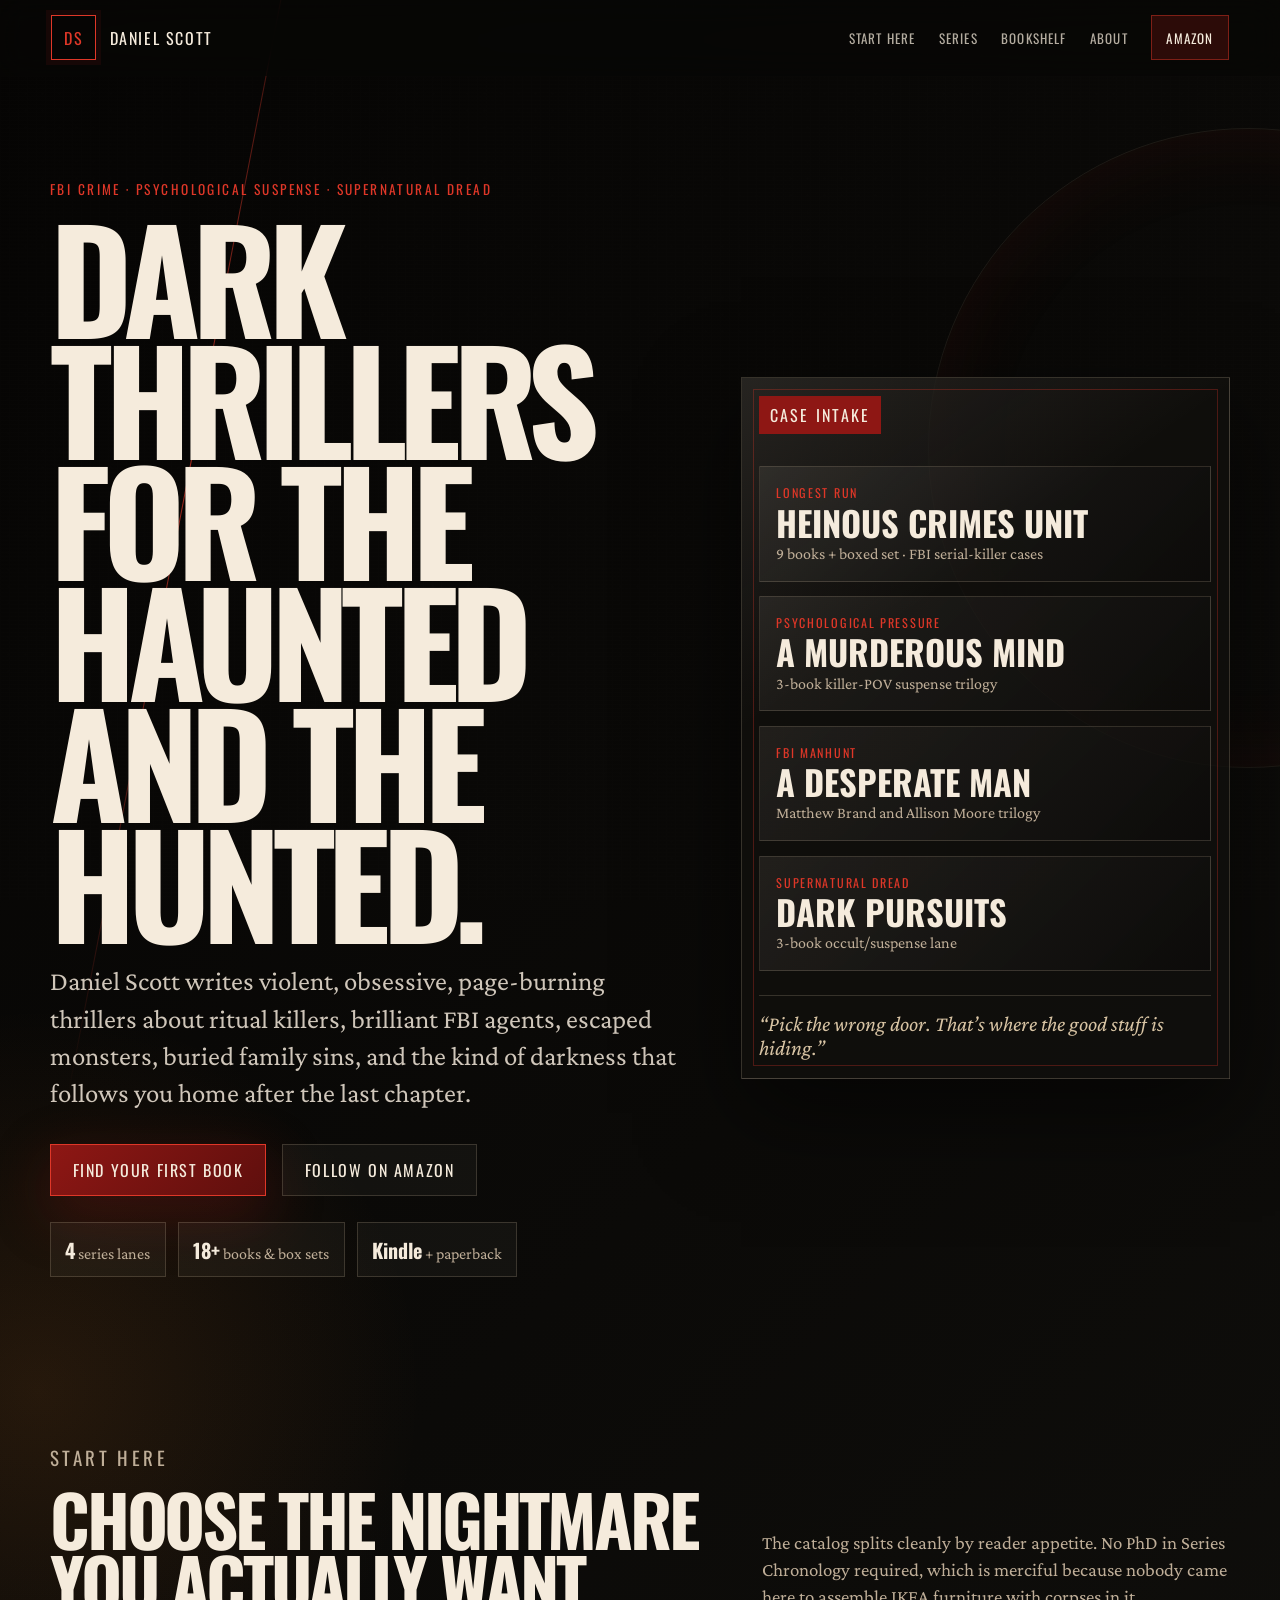
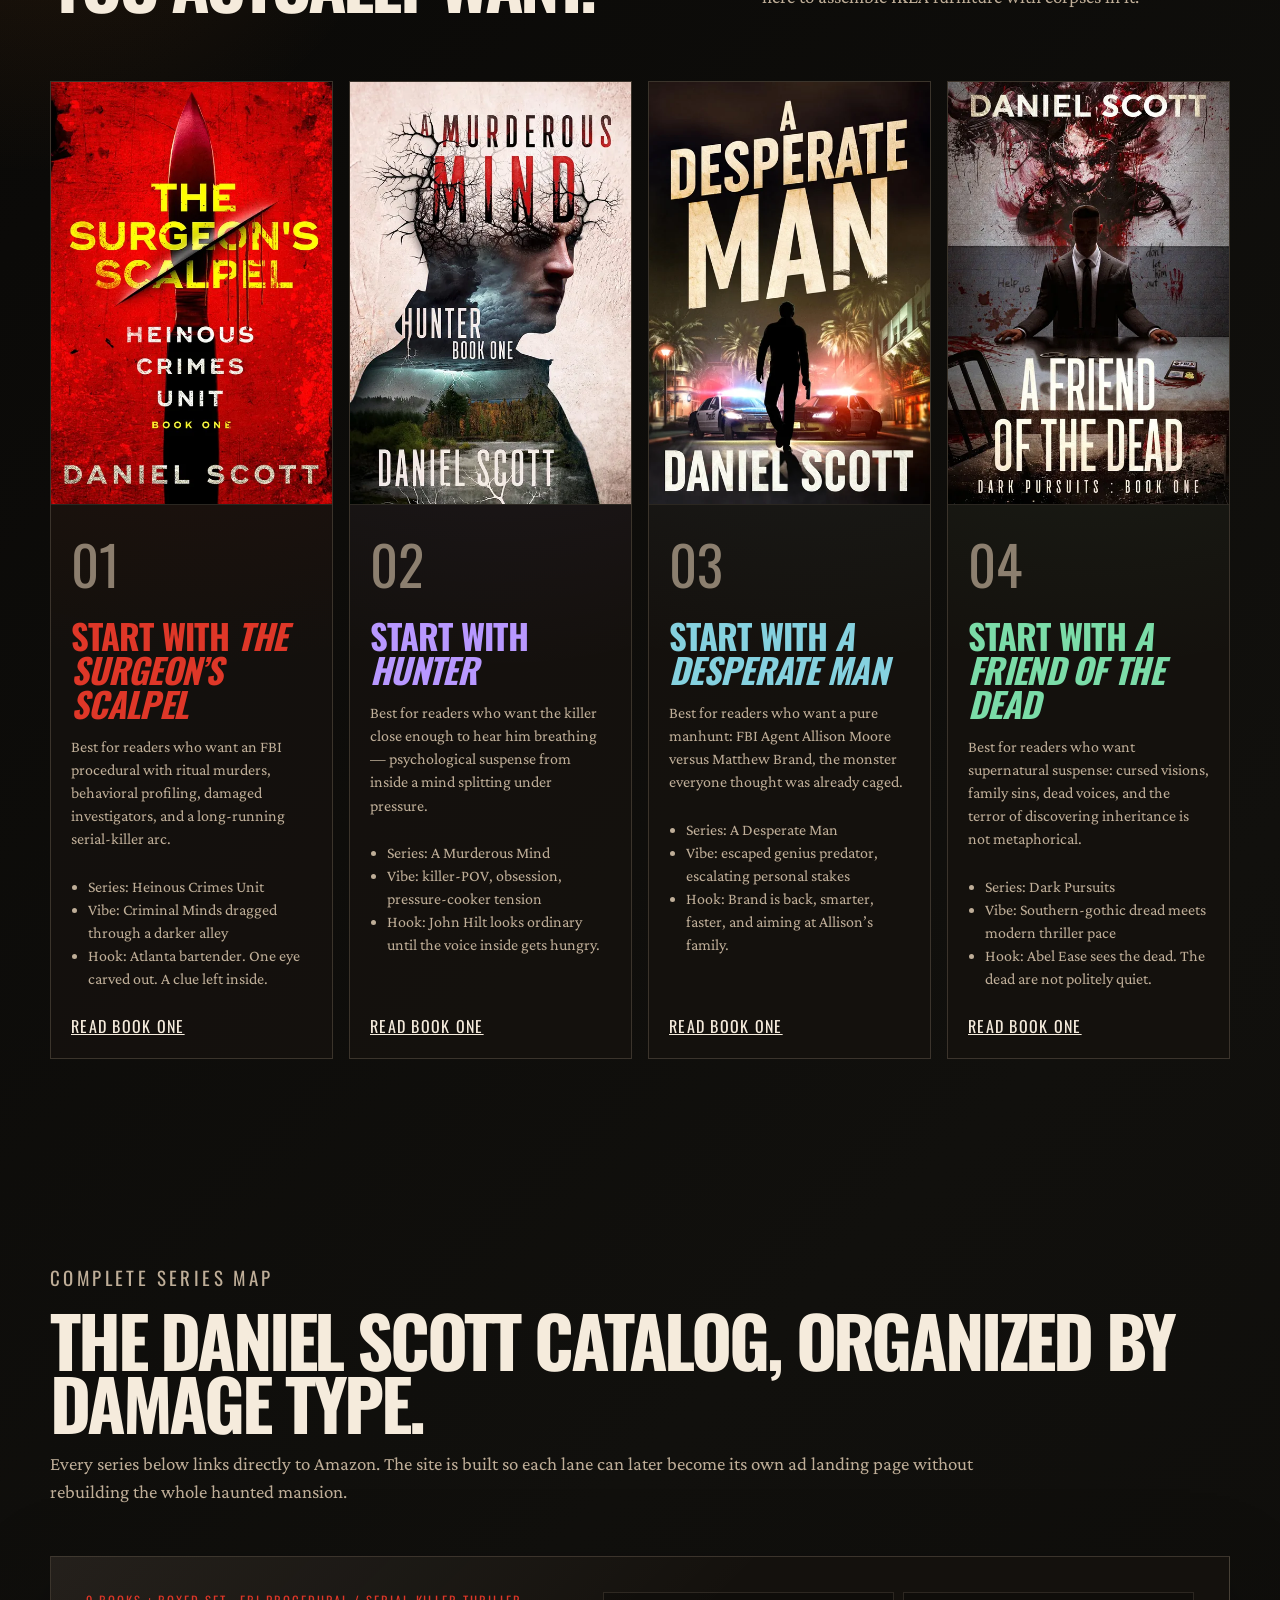
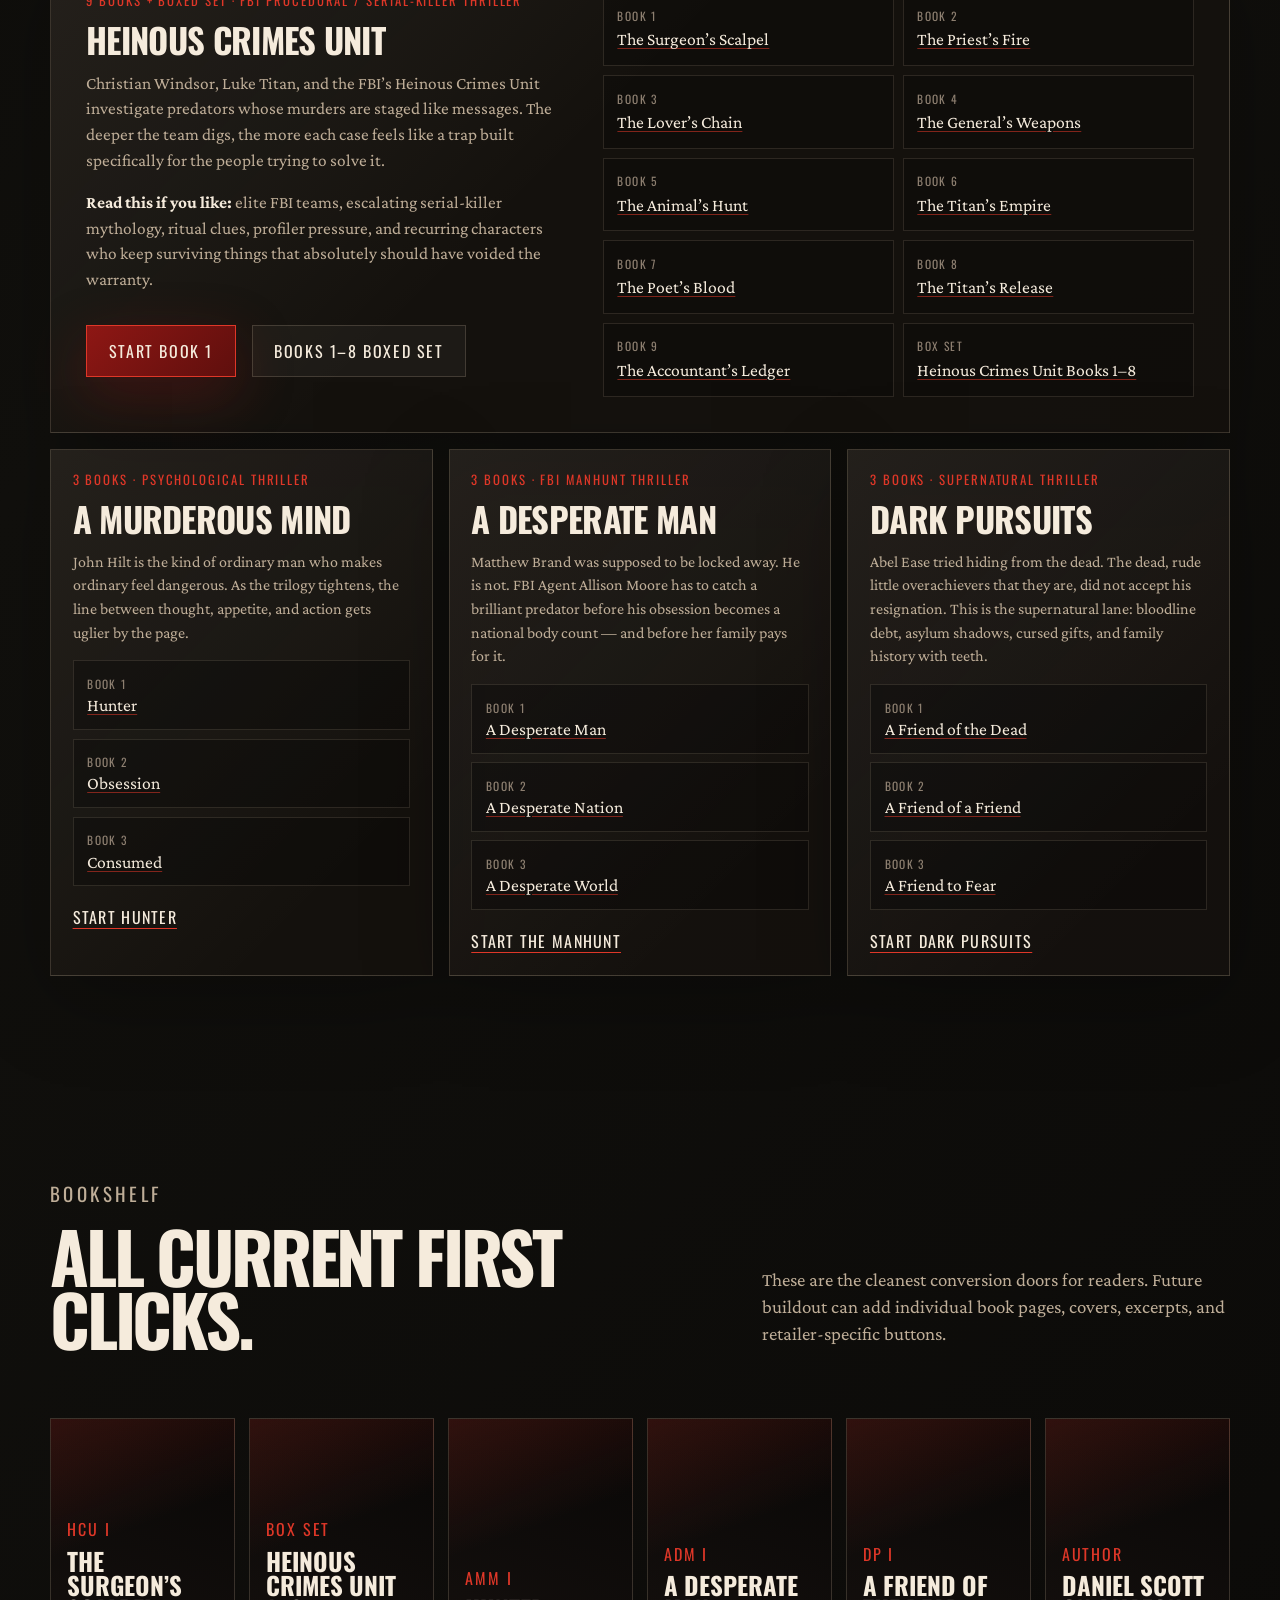
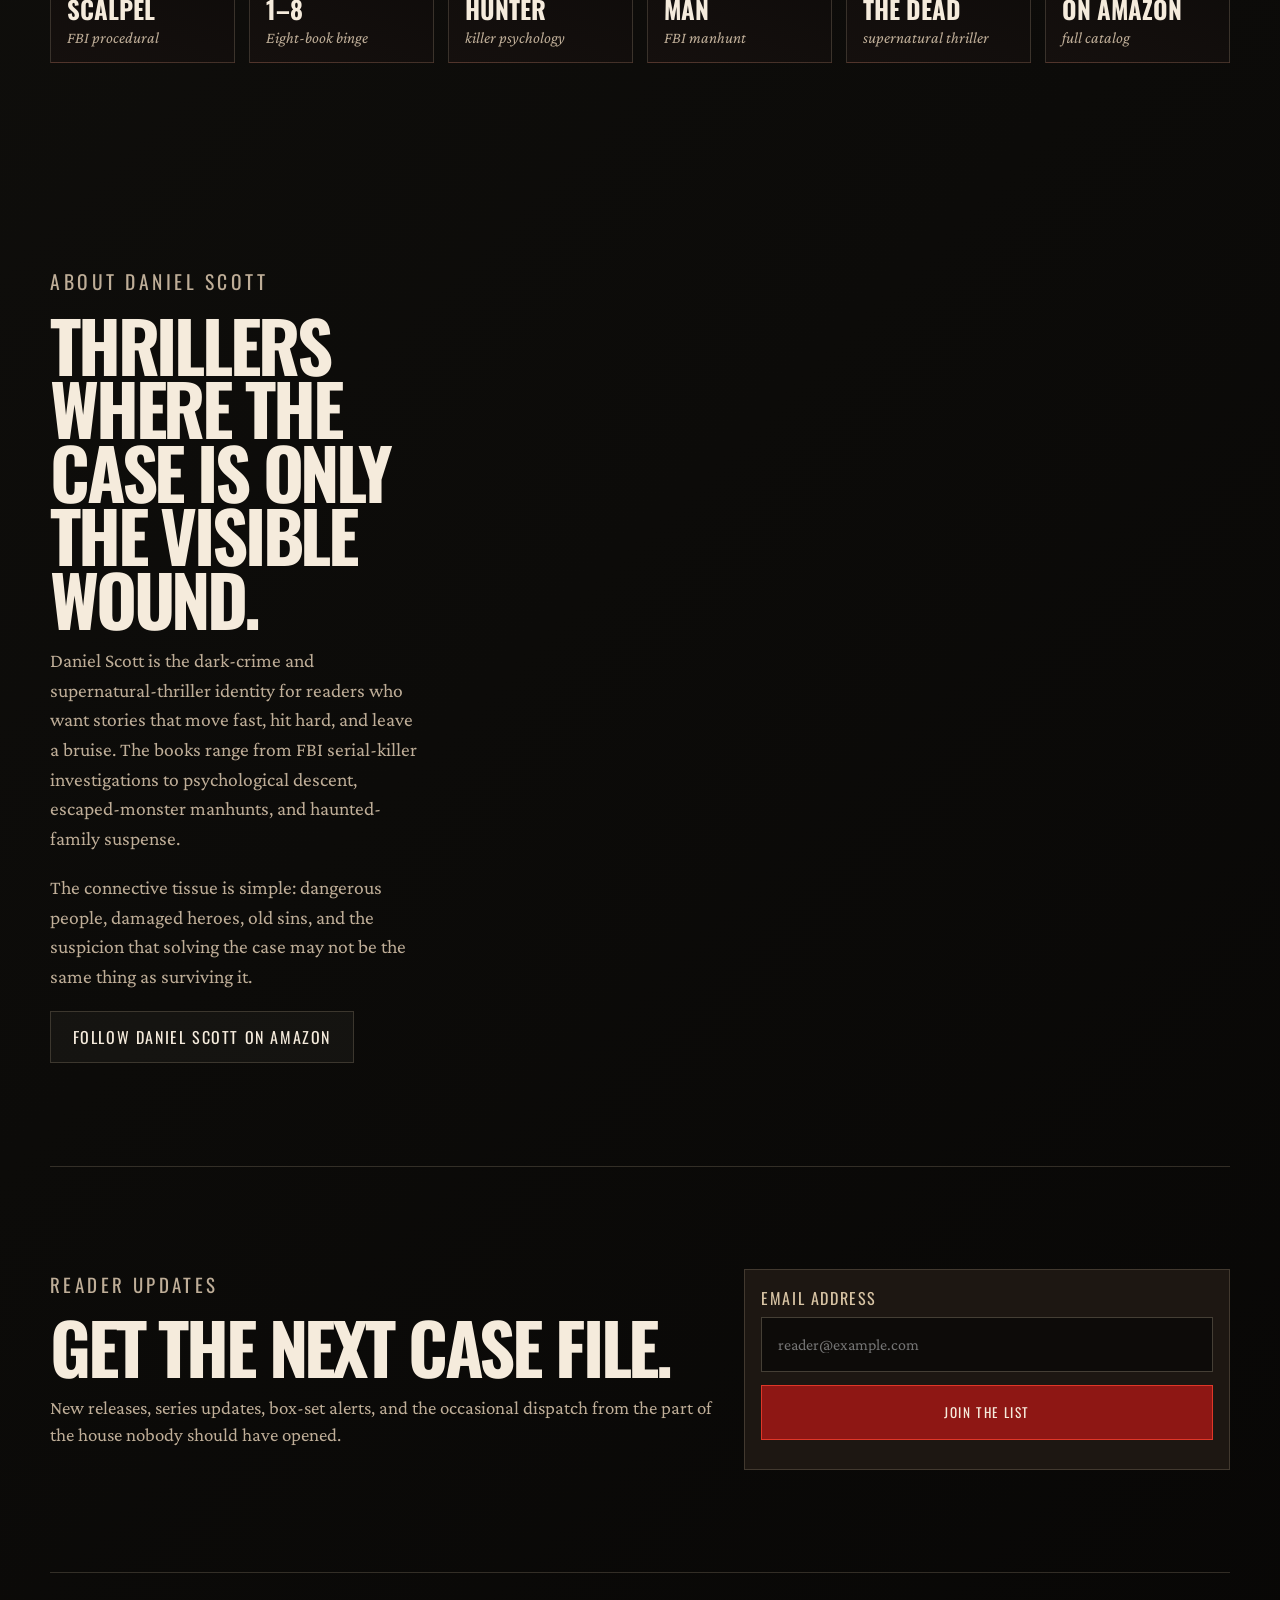
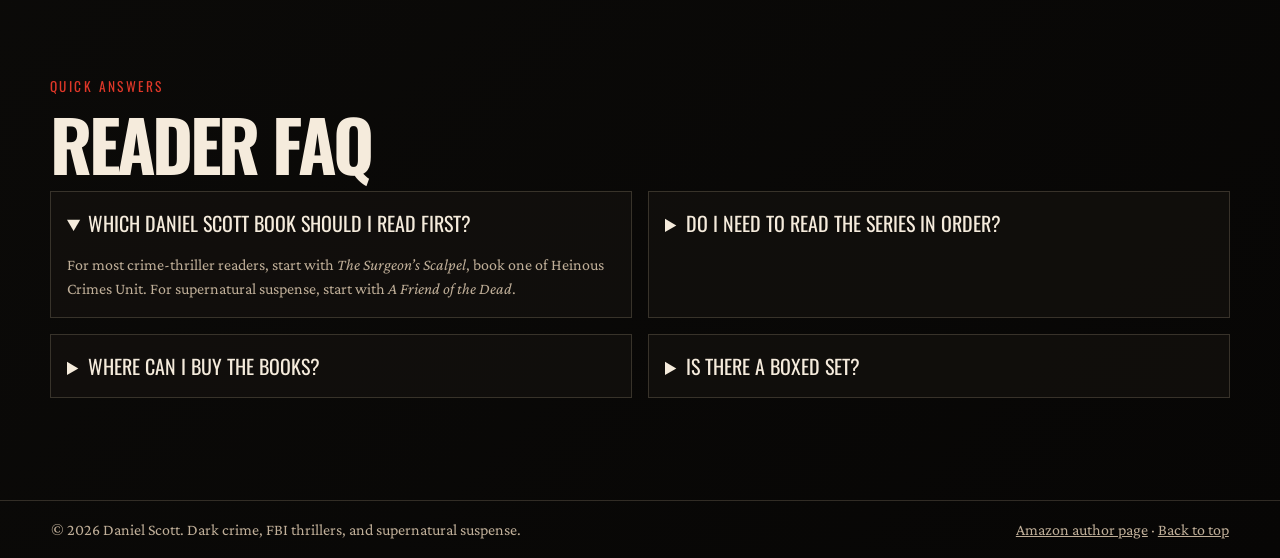
<file: index.html>
<!doctype html>
<html lang="en">
<head>
  <meta charset="utf-8" />
  <meta name="viewport" content="width=device-width, initial-scale=1" />
  <title>Daniel Scott | Dark Crime, FBI Thrillers & Supernatural Suspense</title>
  <meta name="description" content="The official Daniel Scott reader hub: Heinous Crimes Unit, A Murderous Mind, A Desperate Man, Dark Pursuits, boxed sets, reading order, Amazon links, and new-release updates." />
  <meta name="theme-color" content="#080706" />
  <link rel="canonical" href="https://www.readdanielscott.com/" />
  <meta property="og:title" content="Daniel Scott | Dark Thrillers for the Haunted and the Hunted" />
  <meta property="og:description" content="FBI serial-killer procedurals, psychological killer POV suspense, escaped-monster manhunts, and supernatural dread." />
  <meta property="og:type" content="website" />
  <meta property="og:url" content="https://www.readdanielscott.com/" />
  <meta name="twitter:card" content="summary_large_image" />
  <link rel="preconnect" href="https://fonts.googleapis.com" />
  <link rel="preconnect" href="https://fonts.gstatic.com" crossorigin />
  <link href="https://fonts.googleapis.com/css2?family=Crimson+Pro:ital,wght@0,400;0,500;0,700;1,500&family=Oswald:wght@400;500;600;700&display=swap" rel="stylesheet" />
  <link rel="stylesheet" href="styles.css?v=straight-dossier" />
  <script type="application/ld+json">
  {
    "@context": "https://schema.org",
    "@type": "Person",
    "name": "Daniel Scott",
    "url": "https://www.readdanielscott.com/",
    "jobTitle": "Author",
    "genre": ["Crime thriller", "FBI thriller", "Psychological thriller", "Supernatural thriller"],
    "sameAs": ["https://www.amazon.com/Daniel-Scott/e/B0B6QCQ8RV"],
    "worksFor": {"@type": "Organization", "name": "Marlowe and Vane"},
    "knowsAbout": ["serial killer fiction", "FBI procedurals", "supernatural suspense", "psychological suspense"]
  }
  </script>
</head>
<body>
  <a class="skip-link" href="#main">Skip to content</a>
  <div class="atmosphere atmosphere-one" aria-hidden="true"></div>
  <div class="atmosphere atmosphere-two" aria-hidden="true"></div>
  <div class="grain" aria-hidden="true"></div>

  <header class="site-header" data-scroll-header>
    <a class="brand" href="#top" aria-label="Daniel Scott home">
      <span class="brand-mark">DS</span>
      <span class="brand-copy">Daniel Scott</span>
    </a>
    <nav class="site-nav" aria-label="Main navigation">
      <a href="#start">Start here</a>
      <a href="#series">Series</a>
      <a href="#bookshelf">Bookshelf</a>
      <a href="#about">About</a>
      <a class="nav-cta" href="https://www.amazon.com/Daniel-Scott/e/B0B6QCQ8RV" target="_blank" rel="noreferrer">Amazon</a>
    </nav>
  </header>

  <main id="main">
    <section id="top" class="hero section-shell" aria-labelledby="hero-title">
      <div class="hero-copy">
        <p class="eyebrow">FBI crime · psychological suspense · supernatural dread</p>
        <h1 id="hero-title">Dark thrillers for the haunted and the hunted.</h1>
        <p class="hero-lede">Daniel Scott writes violent, obsessive, page-burning thrillers about ritual killers, brilliant FBI agents, escaped monsters, buried family sins, and the kind of darkness that follows you home after the last chapter.</p>
        <div class="hero-actions">
          <a class="button button-primary" href="#start">Find your first book</a>
          <a class="button button-ghost" href="https://www.amazon.com/Daniel-Scott/e/B0B6QCQ8RV" target="_blank" rel="noreferrer">Follow on Amazon</a>
        </div>
        <div class="proof-strip" aria-label="Catalog summary">
          <span><strong>4</strong> series lanes</span>
          <span><strong>18+</strong> books & box sets</span>
          <span><strong>Kindle</strong> + paperback</span>
        </div>
      </div>

      <aside class="hero-dossier" aria-label="Featured Daniel Scott reading paths">
        <div class="dossier-label">Case intake</div>
        <div class="dossier-list">
          <a class="dossier-item" href="#hcu">
            <span>Longest run</span>
            <strong>Heinous Crimes Unit</strong>
            <em>9 books + boxed set · FBI serial-killer cases</em>
          </a>
          <a class="dossier-item" href="#mind">
            <span>Psychological pressure</span>
            <strong>A Murderous Mind</strong>
            <em>3-book killer-POV suspense trilogy</em>
          </a>
          <a class="dossier-item" href="#desperate">
            <span>FBI manhunt</span>
            <strong>A Desperate Man</strong>
            <em>Matthew Brand and Allison Moore trilogy</em>
          </a>
          <a class="dossier-item" href="#dark">
            <span>Supernatural dread</span>
            <strong>Dark Pursuits</strong>
            <em>3-book occult/suspense lane</em>
          </a>
        </div>
        <blockquote>“Pick the wrong door. That’s where the good stuff is hiding.”</blockquote>
      </aside>
    </section>

    <section id="start" class="start-here section-shell" aria-labelledby="start-title">
      <div class="section-heading split-heading">
        <div>
          <p class="eyebrow">Start here</p>
          <h2 id="start-title">Choose the nightmare you actually want.</h2>
        </div>
        <p>The catalog splits cleanly by reader appetite. No PhD in Series Chronology required, which is merciful because nobody came here to assemble IKEA furniture with corpses in it.</p>
      </div>

      <div class="path-grid">
        <article class="path-card hcu-card">
          <a class="path-cover" href="https://www.amazon.com/Surgeons-Scalpel-Heinous-Crimes-Unit-ebook/dp/B0B4BNK22M" target="_blank" rel="noreferrer">
            <picture>
              <source srcset="images/surgeons-scalpel.webp" type="image/webp" />
              <img src="images/surgeons-scalpel.jpg" alt="The Surgeon&rsquo;s Scalpel by Daniel Scott — Heinous Crimes Unit Book 1 cover." loading="lazy" width="533" height="800" />
            </picture>
          </a>
          <div class="path-body">
            <p class="path-number">01</p>
            <h3>Start with <em>The Surgeon&rsquo;s Scalpel</em></h3>
            <p>Best for readers who want an FBI procedural with ritual murders, behavioral profiling, damaged investigators, and a long-running serial-killer arc.</p>
            <ul>
              <li>Series: Heinous Crimes Unit</li>
              <li>Vibe: Criminal Minds dragged through a darker alley</li>
              <li>Hook: Atlanta bartender. One eye carved out. A clue left inside.</li>
            </ul>
            <a href="https://www.amazon.com/Surgeons-Scalpel-Heinous-Crimes-Unit-ebook/dp/B0B4BNK22M" target="_blank" rel="noreferrer">Read book one</a>
          </div>
        </article>
        <article class="path-card mind-card">
          <a class="path-cover" href="https://www.amazon.com/Hunter-Murderous-Mind-Book-1-ebook/dp/B0CC8XB1HD" target="_blank" rel="noreferrer">
            <picture>
              <source srcset="images/hunter.webp" type="image/webp" />
              <img src="images/hunter.jpg" alt="Hunter by Daniel Scott — A Murderous Mind Book 1 cover." loading="lazy" width="533" height="800" />
            </picture>
          </a>
          <div class="path-body">
            <p class="path-number">02</p>
            <h3>Start with <em>Hunter</em></h3>
            <p>Best for readers who want the killer close enough to hear him breathing — psychological suspense from inside a mind splitting under pressure.</p>
            <ul>
              <li>Series: A Murderous Mind</li>
              <li>Vibe: killer-POV, obsession, pressure-cooker tension</li>
              <li>Hook: John Hilt looks ordinary until the voice inside gets hungry.</li>
            </ul>
            <a href="https://www.amazon.com/Hunter-Murderous-Mind-Book-1-ebook/dp/B0CC8XB1HD" target="_blank" rel="noreferrer">Read book one</a>
          </div>
        </article>
        <article class="path-card man-card">
          <a class="path-cover" href="https://www.amazon.com/Desperate-Man-Daniel-Scott-ebook/dp/B0CL4RJ4Q1" target="_blank" rel="noreferrer">
            <picture>
              <source srcset="images/desperate-man.webp" type="image/webp" />
              <img src="images/desperate-man.jpg" alt="A Desperate Man by Daniel Scott — A Desperate Man Book 1 cover." loading="lazy" width="533" height="800" />
            </picture>
          </a>
          <div class="path-body">
            <p class="path-number">03</p>
            <h3>Start with <em>A Desperate Man</em></h3>
            <p>Best for readers who want a pure manhunt: FBI Agent Allison Moore versus Matthew Brand, the monster everyone thought was already caged.</p>
            <ul>
              <li>Series: A Desperate Man</li>
              <li>Vibe: escaped genius predator, escalating personal stakes</li>
              <li>Hook: Brand is back, smarter, faster, and aiming at Allison&rsquo;s family.</li>
            </ul>
            <a href="https://www.amazon.com/Desperate-Man-Daniel-Scott-ebook/dp/B0CL4RJ4Q1" target="_blank" rel="noreferrer">Read book one</a>
          </div>
        </article>
        <article class="path-card dark-card">
          <a class="path-cover" href="https://www.amazon.com/Friend-Dead-Dark-Pursuits-Book-ebook/dp/B0DRZ5MXMY" target="_blank" rel="noreferrer">
            <picture>
              <source srcset="images/friend-of-the-dead.webp" type="image/webp" />
              <img src="images/friend-of-the-dead.jpg" alt="A Friend of the Dead by Daniel Scott — Dark Pursuits Book 1 cover." loading="lazy" width="533" height="800" />
            </picture>
          </a>
          <div class="path-body">
            <p class="path-number">04</p>
            <h3>Start with <em>A Friend of the Dead</em></h3>
            <p>Best for readers who want supernatural suspense: cursed visions, family sins, dead voices, and the terror of discovering inheritance is not metaphorical.</p>
            <ul>
              <li>Series: Dark Pursuits</li>
              <li>Vibe: Southern-gothic dread meets modern thriller pace</li>
              <li>Hook: Abel Ease sees the dead. The dead are not politely quiet.</li>
            </ul>
            <a href="https://www.amazon.com/Friend-Dead-Dark-Pursuits-Book-ebook/dp/B0DRZ5MXMY" target="_blank" rel="noreferrer">Read book one</a>
          </div>
        </article>
      </div>
    </section>

    <section id="series" class="series section-shell" aria-labelledby="series-title">
      <div class="section-heading">
        <p class="eyebrow">Complete series map</p>
        <h2 id="series-title">The Daniel Scott catalog, organized by damage type.</h2>
        <p>Every series below links directly to Amazon. The site is built so each lane can later become its own ad landing page without rebuilding the whole haunted mansion.</p>
      </div>

      <article class="series-panel flagship" id="heinous-crimes-unit">
        <div class="panel-copy">
          <p class="series-kicker">9 books + boxed set · FBI procedural / serial-killer thriller</p>
          <h3>Heinous Crimes Unit</h3>
          <p>Christian Windsor, Luke Titan, and the FBI’s Heinous Crimes Unit investigate predators whose murders are staged like messages. The deeper the team digs, the more each case feels like a trap built specifically for the people trying to solve it.</p>
          <p class="reader-fit"><strong>Read this if you like:</strong> elite FBI teams, escalating serial-killer mythology, ritual clues, profiler pressure, and recurring characters who keep surviving things that absolutely should have voided the warranty.</p>
          <div class="button-row">
            <a class="button button-primary" href="https://www.amazon.com/Surgeons-Scalpel-Heinous-Crimes-Unit-ebook/dp/B0B4BNK22M" target="_blank" rel="noreferrer">Start book 1</a>
            <a class="button button-ghost" href="https://www.amazon.com/Heinous-Crimes-Unit-Boxed-Books-ebook/dp/B0D1KWV8NQ" target="_blank" rel="noreferrer">Books 1–8 boxed set</a>
          </div>
        </div>
        <ol class="book-list two-column">
          <li><span>Book 1</span><a href="https://www.amazon.com/Surgeons-Scalpel-Heinous-Crimes-Unit-ebook/dp/B0B4BNK22M" target="_blank" rel="noreferrer">The Surgeon’s Scalpel</a></li>
          <li><span>Book 2</span><a href="https://www.amazon.com/Priests-Fire-Heinous-Crimes-Unit-ebook/dp/B0B859PDZP" target="_blank" rel="noreferrer">The Priest’s Fire</a></li>
          <li><span>Book 3</span><a href="https://www.amazon.com/Lovers-Chain-Heinous-Crimes-Unit-ebook/dp/B0BB583GDD" target="_blank" rel="noreferrer">The Lover’s Chain</a></li>
          <li><span>Book 4</span><a href="https://www.amazon.com/Generals-Weapons-Heinous-Crimes-Unit-ebook/dp/B0BJC97DL4" target="_blank" rel="noreferrer">The General’s Weapons</a></li>
          <li><span>Book 5</span><a href="https://www.amazon.com/Animals-Hunt-Heinous-Crimes-Unit-ebook/dp/B0BNQW7XG7" target="_blank" rel="noreferrer">The Animal’s Hunt</a></li>
          <li><span>Book 6</span><a href="https://www.amazon.com/Titans-Empire-Heinous-Crimes-Unit-ebook/dp/B0BRYPQ1R2" target="_blank" rel="noreferrer">The Titan’s Empire</a></li>
          <li><span>Book 7</span><a href="https://www.amazon.com/Poets-Blood-Heinous-Crimes-Unit-ebook/dp/B0BVWLM7G2" target="_blank" rel="noreferrer">The Poet’s Blood</a></li>
          <li><span>Book 8</span><a href="https://www.amazon.com/Titans-Release-Heinous-Crimes-Unit-ebook/dp/B0C15LQJKN" target="_blank" rel="noreferrer">The Titan’s Release</a></li>
          <li><span>Book 9</span><a href="https://www.amazon.com/Accountants-Ledger-Heinous-Crimes-Unit-ebook/dp/B0C7SCJJ6T" target="_blank" rel="noreferrer">The Accountant’s Ledger</a></li>
          <li><span>Box set</span><a href="https://www.amazon.com/Heinous-Crimes-Unit-Boxed-Books-ebook/dp/B0D1KWV8NQ" target="_blank" rel="noreferrer">Heinous Crimes Unit Books 1–8</a></li>
        </ol>
      </article>

      <div class="series-panel-grid">
        <article class="series-panel compact" id="murderous-mind">
          <p class="series-kicker">3 books · psychological thriller</p>
          <h3>A Murderous Mind</h3>
          <p>John Hilt is the kind of ordinary man who makes ordinary feel dangerous. As the trilogy tightens, the line between thought, appetite, and action gets uglier by the page.</p>
          <ol class="book-list">
            <li><span>Book 1</span><a href="https://www.amazon.com/Hunter-Murderous-Mind-Book-1-ebook/dp/B0CC8XB1HD" target="_blank" rel="noreferrer">Hunter</a></li>
            <li><span>Book 2</span><a href="https://www.amazon.com/Obsession-Murderous-Mind-Book-2-ebook/dp/B0CC91NRX1" target="_blank" rel="noreferrer">Obsession</a></li>
            <li><span>Book 3</span><a href="https://www.amazon.com/Consumed-Murderous-Mind-Book-3-ebook/dp/B0CFYRTCM8" target="_blank" rel="noreferrer">Consumed</a></li>
          </ol>
          <a class="text-link" href="https://www.amazon.com/Hunter-Murderous-Mind-Book-1-ebook/dp/B0CC8XB1HD" target="_blank" rel="noreferrer">Start Hunter</a>
        </article>

        <article class="series-panel compact" id="desperate-man">
          <p class="series-kicker">3 books · FBI manhunt thriller</p>
          <h3>A Desperate Man</h3>
          <p>Matthew Brand was supposed to be locked away. He is not. FBI Agent Allison Moore has to catch a brilliant predator before his obsession becomes a national body count — and before her family pays for it.</p>
          <ol class="book-list">
            <li><span>Book 1</span><a href="https://www.amazon.com/Desperate-Man-Daniel-Scott-ebook/dp/B0CL4RJ4Q1" target="_blank" rel="noreferrer">A Desperate Man</a></li>
            <li><span>Book 2</span><a href="https://www.amazon.com/Desperate-Nation-Man-Book-ebook/dp/B0CLJVXDSG" target="_blank" rel="noreferrer">A Desperate Nation</a></li>
            <li><span>Book 3</span><a href="https://www.amazon.com/Desperate-World-Man-Book-ebook/dp/B0CQ6LNBY9" target="_blank" rel="noreferrer">A Desperate World</a></li>
          </ol>
          <a class="text-link" href="https://www.amazon.com/Desperate-Man-Daniel-Scott-ebook/dp/B0CL4RJ4Q1" target="_blank" rel="noreferrer">Start the manhunt</a>
        </article>

        <article class="series-panel compact" id="dark-pursuits">
          <p class="series-kicker">3 books · supernatural thriller</p>
          <h3>Dark Pursuits</h3>
          <p>Abel Ease tried hiding from the dead. The dead, rude little overachievers that they are, did not accept his resignation. This is the supernatural lane: bloodline debt, asylum shadows, cursed gifts, and family history with teeth.</p>
          <ol class="book-list">
            <li><span>Book 1</span><a href="https://www.amazon.com/Friend-Dead-Dark-Pursuits-Book-ebook/dp/B0DRZ5MXMY" target="_blank" rel="noreferrer">A Friend of the Dead</a></li>
            <li><span>Book 2</span><a href="https://www.amazon.com/Friend-Dark-Pursuits-Book-ebook/dp/B0DV194DW5" target="_blank" rel="noreferrer">A Friend of a Friend</a></li>
            <li><span>Book 3</span><a href="https://www.amazon.com/Friend-Fear-Dark-Pursuits-Book-ebook/dp/B0FPD75MYW" target="_blank" rel="noreferrer">A Friend to Fear</a></li>
          </ol>
          <a class="text-link" href="https://www.amazon.com/Friend-Dead-Dark-Pursuits-Book-ebook/dp/B0DRZ5MXMY" target="_blank" rel="noreferrer">Start Dark Pursuits</a>
        </article>
      </div>
    </section>

    <section id="bookshelf" class="bookshelf section-shell" aria-labelledby="bookshelf-title">
      <div class="section-heading split-heading">
        <div>
          <p class="eyebrow">Bookshelf</p>
          <h2 id="bookshelf-title">All current first clicks.</h2>
        </div>
        <p>These are the cleanest conversion doors for readers. Future buildout can add individual book pages, covers, excerpts, and retailer-specific buttons.</p>
      </div>
      <div class="shelf-grid">
        <a class="shelf-book" href="https://www.amazon.com/Surgeons-Scalpel-Heinous-Crimes-Unit-ebook/dp/B0B4BNK22M" target="_blank" rel="noreferrer"><span>HCU I</span><strong>The Surgeon’s Scalpel</strong><em>FBI procedural</em></a>
        <a class="shelf-book" href="https://www.amazon.com/Heinous-Crimes-Unit-Boxed-Books-ebook/dp/B0D1KWV8NQ" target="_blank" rel="noreferrer"><span>Box set</span><strong>Heinous Crimes Unit 1–8</strong><em>Eight-book binge</em></a>
        <a class="shelf-book" href="https://www.amazon.com/Hunter-Murderous-Mind-Book-1-ebook/dp/B0CC8XB1HD" target="_blank" rel="noreferrer"><span>AMM I</span><strong>Hunter</strong><em>killer psychology</em></a>
        <a class="shelf-book" href="https://www.amazon.com/Desperate-Man-Daniel-Scott-ebook/dp/B0CL4RJ4Q1" target="_blank" rel="noreferrer"><span>ADM I</span><strong>A Desperate Man</strong><em>FBI manhunt</em></a>
        <a class="shelf-book" href="https://www.amazon.com/Friend-Dead-Dark-Pursuits-Book-ebook/dp/B0DRZ5MXMY" target="_blank" rel="noreferrer"><span>DP I</span><strong>A Friend of the Dead</strong><em>supernatural thriller</em></a>
        <a class="shelf-book" href="https://www.amazon.com/Daniel-Scott/e/B0B6QCQ8RV" target="_blank" rel="noreferrer"><span>Author</span><strong>Daniel Scott on Amazon</strong><em>full catalog</em></a>
      </div>
    </section>

    <section id="about" class="about section-shell" aria-labelledby="about-title">
      <div class="about-copy">
        <p class="eyebrow">About Daniel Scott</p>
        <h2 id="about-title">Thrillers where the case is only the visible wound.</h2>
        <p>Daniel Scott is the dark-crime and supernatural-thriller identity for readers who want stories that move fast, hit hard, and leave a bruise. The books range from FBI serial-killer investigations to psychological descent, escaped-monster manhunts, and haunted-family suspense.</p>
        <p>The connective tissue is simple: dangerous people, damaged heroes, old sins, and the suspicion that solving the case may not be the same thing as surviving it.</p>
        <a class="button button-ghost" href="https://www.amazon.com/Daniel-Scott/e/B0B6QCQ8RV" target="_blank" rel="noreferrer">Follow Daniel Scott on Amazon</a>
      </div>
    </section>

    <section id="letters" class="letters section-shell" aria-labelledby="letters-title">
      <div>
        <p class="eyebrow">Reader updates</p>
        <h2 id="letters-title">Get the next case file.</h2>
        <p>New releases, series updates, box-set alerts, and the occasional dispatch from the part of the house nobody should have opened.</p>
      </div>
      <form class="signup-form" data-signup-form>
        <label>
          <span>Email address</span>
          <input type="email" name="email" placeholder="reader@example.com" required />
        </label>
        <button type="submit">Join the list</button>
        <p class="form-note" data-form-note></p>
      </form>
    </section>

    <section class="faq section-shell" aria-labelledby="faq-title">
      <p class="eyebrow">Quick answers</p>
      <h2 id="faq-title">Reader FAQ</h2>
      <div class="faq-grid">
        <details open>
          <summary>Which Daniel Scott book should I read first?</summary>
          <p>For most crime-thriller readers, start with <em>The Surgeon’s Scalpel</em>, book one of Heinous Crimes Unit. For supernatural suspense, start with <em>A Friend of the Dead</em>.</p>
        </details>
        <details>
          <summary>Do I need to read the series in order?</summary>
          <p>Yes inside each series. The four major series lanes are separate enough that you can choose whichever flavor you want first.</p>
        </details>
        <details>
          <summary>Where can I buy the books?</summary>
          <p>The current primary retailer path is Amazon. Every book and series lane on this page links to Amazon directly.</p>
        </details>
        <details>
          <summary>Is there a boxed set?</summary>
          <p>Yes: <em>Heinous Crimes Unit Boxed Set Books 1–8</em> is surfaced near the top because binge readers are the best kind of trouble.</p>
        </details>
      </div>
    </section>
  </main>

  <footer class="site-footer">
    <p>© 2026 Daniel Scott. Dark crime, FBI thrillers, and supernatural suspense.</p>
    <p><a href="https://www.amazon.com/Daniel-Scott/e/B0B6QCQ8RV" target="_blank" rel="noreferrer">Amazon author page</a> · <a href="#top">Back to top</a></p>
  </footer>

  <script src="script.js?v=straight-dossier"></script>
</body>
</html>
</file>
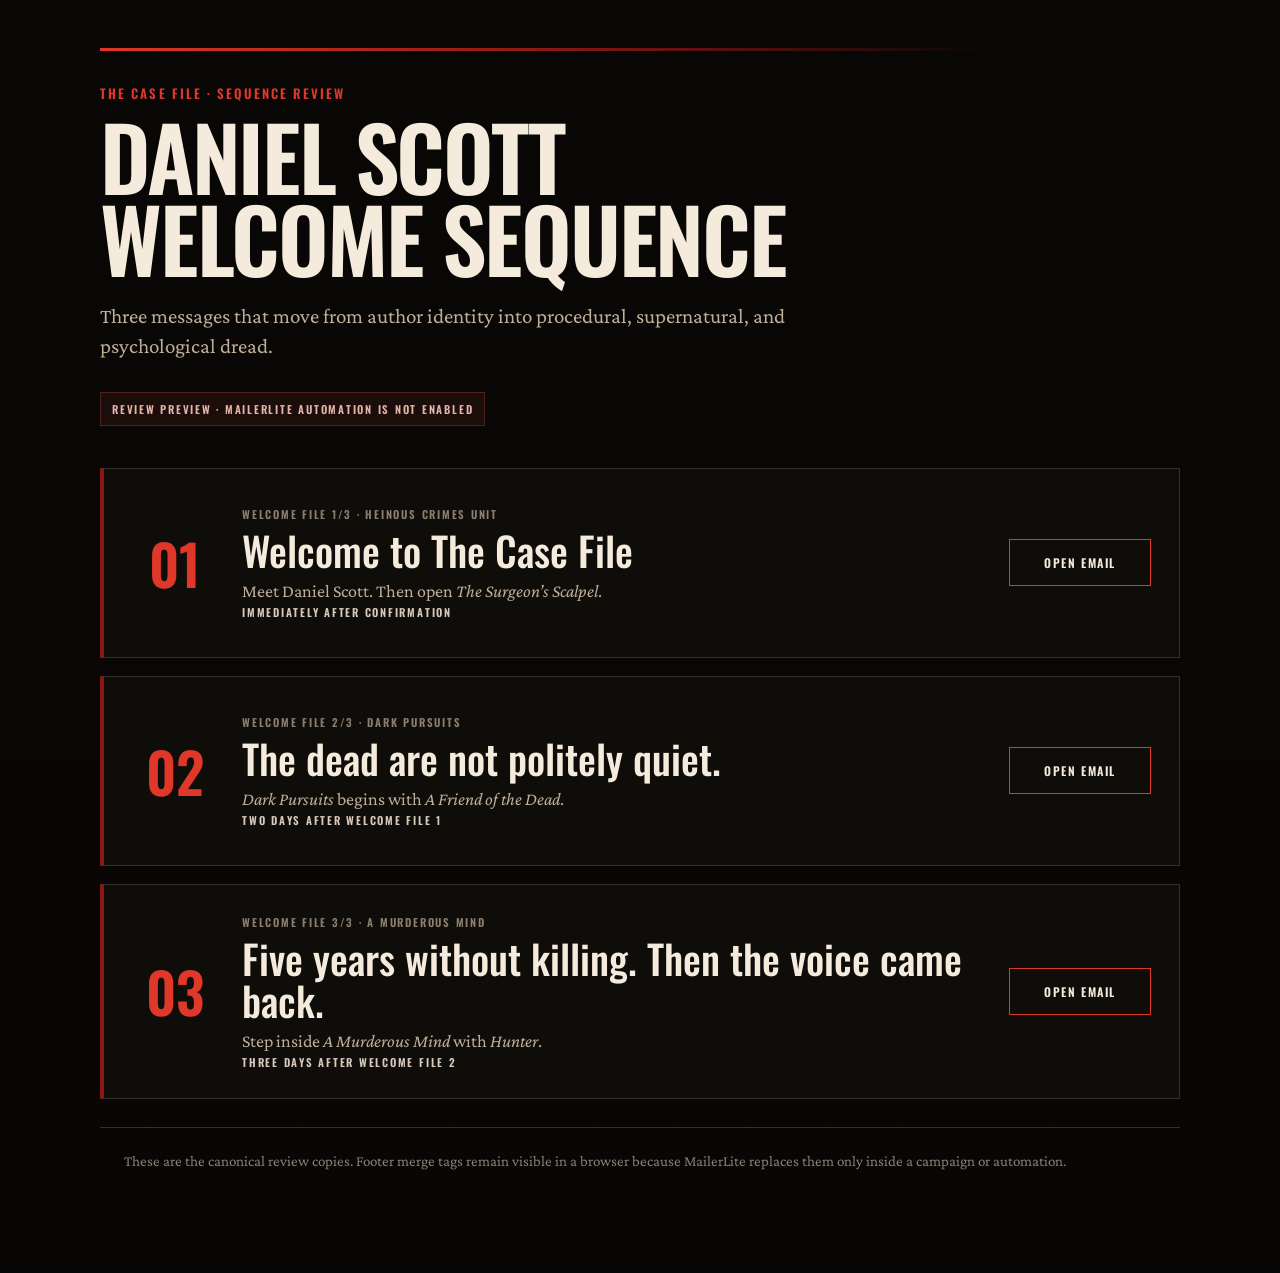
<file: email/welcome-sequence.html>
<!doctype html>
<html lang="en">
<head>
  <meta charset="utf-8" />
  <meta name="viewport" content="width=device-width, initial-scale=1" />
  <meta name="robots" content="noindex,nofollow" />
  <title>Daniel Scott Welcome Sequence — Review</title>
  <link rel="preconnect" href="https://fonts.googleapis.com" />
  <link href="https://fonts.googleapis.com/css2?family=Crimson+Pro:ital,wght@0,400;0,500;0,600;1,400&amp;family=Oswald:wght@400;500;600;700&amp;display=swap" rel="stylesheet" />
  <style>
    :root {
      --paper: #080706;
      --panel: #100e0b;
      --ink: #f5ebdc;
      --muted: #bfae98;
      --dim: #8d7f70;
      --blood: #8e1714;
      --blood-hot: #df3728;
      --line: #33302a;
    }
    * { box-sizing: border-box; }
    html { background: var(--paper); color-scheme: dark; }
    body {
      margin: 0;
      min-height: 100vh;
      background:
        linear-gradient(rgba(8, 7, 6, .88), rgba(8, 7, 6, .96)),
        repeating-linear-gradient(90deg, transparent 0 74px, rgba(255,255,255,.025) 75px);
      color: var(--ink);
      font-family: "Crimson Pro", Georgia, "Times New Roman", serif;
    }
    a { color: inherit; }
    .shell { width: min(1080px, calc(100% - 36px)); margin: 0 auto; padding: 48px 0 64px; }
    .topline { height: 3px; margin-bottom: 32px; background: linear-gradient(90deg, var(--blood-hot), var(--blood), transparent 82%); }
    .kicker, .file, .cadence, .status {
      font-family: Oswald, "Arial Narrow", Impact, Arial, sans-serif;
      font-weight: 600;
      letter-spacing: .16em;
      text-transform: uppercase;
    }
    .kicker { margin: 0 0 12px; color: var(--blood-hot); font-size: 13px; }
    h1 {
      max-width: 800px;
      margin: 0;
      font-family: Oswald, "Arial Narrow", Impact, Arial, sans-serif;
      font-size: clamp(42px, 8vw, 88px);
      font-weight: 600;
      letter-spacing: -.025em;
      line-height: .93;
      text-transform: uppercase;
    }
    .deck { max-width: 720px; margin: 22px 0 0; color: var(--muted); font-size: 21px; line-height: 1.45; }
    .status {
      display: inline-block;
      margin: 30px 0 0;
      padding: 8px 11px;
      border: 1px solid #53211c;
      color: #e6b3a8;
      background: #1a0d0a;
      font-size: 11px;
    }
    .grid { display: grid; gap: 18px; margin-top: 42px; }
    .card {
      display: grid;
      grid-template-columns: 86px 1fr auto;
      gap: 24px;
      align-items: center;
      min-height: 190px;
      padding: 28px;
      border: 1px solid var(--line);
      border-left: 4px solid var(--blood);
      background: rgba(16, 14, 11, .95);
      text-decoration: none;
      transition: border-color .16s ease, transform .16s ease, background .16s ease;
    }
    .card:hover, .card:focus-visible {
      border-color: var(--blood-hot);
      background: #15110e;
      transform: translateX(4px);
      outline: none;
    }
    .number {
      font-family: Oswald, "Arial Narrow", Impact, Arial, sans-serif;
      font-size: 56px;
      font-weight: 600;
      color: var(--blood-hot);
      line-height: 1;
      text-align: center;
    }
    .file { color: var(--dim); font-size: 11px; }
    h2 {
      margin: 7px 0 8px;
      font-family: Oswald, "Arial Narrow", Impact, Arial, sans-serif;
      font-size: clamp(26px, 4vw, 40px);
      font-weight: 500;
      line-height: 1.05;
    }
    .preheader { margin: 0; color: var(--muted); font-size: 18px; line-height: 1.35; }
    .cadence { margin-top: 14px; color: #d9cbbc; font-size: 11px; }
    .open {
      min-width: 142px;
      padding: 14px 18px;
      border: 1px solid var(--blood-hot);
      color: var(--ink);
      font-family: Oswald, "Arial Narrow", Impact, Arial, sans-serif;
      font-size: 12px;
      font-weight: 600;
      letter-spacing: .13em;
      text-align: center;
      text-transform: uppercase;
    }
    .note {
      margin-top: 28px;
      padding: 22px 24px;
      border-top: 1px solid var(--line);
      color: var(--dim);
      font-size: 15px;
      line-height: 1.5;
    }
    @media (max-width: 720px) {
      .shell { padding-top: 30px; }
      .card { grid-template-columns: 58px 1fr; gap: 16px; padding: 22px 18px; }
      .number { font-size: 42px; }
      .open { grid-column: 1 / -1; width: 100%; }
      .deck { font-size: 18px; }
    }
  </style>
</head>
<body>
  <main class="shell">
    <div class="topline"></div>
    <p class="kicker">The Case File · Sequence Review</p>
    <h1>Daniel Scott Welcome Sequence</h1>
    <p class="deck">Three messages that move from author identity into procedural, supernatural, and psychological dread.</p>
    <p class="status">Review preview · MailerLite automation is not enabled</p>

    <section class="grid" aria-label="Welcome sequence emails">
      <a class="card" href="2026-07-hcu-book-one.html">
        <span class="number">01</span>
        <span>
          <span class="file">Welcome File 1/3 · Heinous Crimes Unit</span>
          <h2>Welcome to The Case File</h2>
          <p class="preheader">Meet Daniel Scott. Then open <em>The Surgeon&rsquo;s Scalpel</em>.</p>
          <span class="cadence">Immediately after confirmation</span>
        </span>
        <span class="open">Open Email</span>
      </a>

      <a class="card" href="2026-07-welcome-02-dark-pursuits.html">
        <span class="number">02</span>
        <span>
          <span class="file">Welcome File 2/3 · Dark Pursuits</span>
          <h2>The dead are not politely quiet.</h2>
          <p class="preheader"><em>Dark Pursuits</em> begins with <em>A Friend of the Dead</em>.</p>
          <span class="cadence">Two days after Welcome File 1</span>
        </span>
        <span class="open">Open Email</span>
      </a>

      <a class="card" href="2026-07-welcome-03-murderous-mind.html">
        <span class="number">03</span>
        <span>
          <span class="file">Welcome File 3/3 · A Murderous Mind</span>
          <h2>Five years without killing. Then the voice came back.</h2>
          <p class="preheader">Step inside <em>A Murderous Mind</em> with <em>Hunter</em>.</p>
          <span class="cadence">Three days after Welcome File 2</span>
        </span>
        <span class="open">Open Email</span>
      </a>
    </section>

    <p class="note">These are the canonical review copies. Footer merge tags remain visible in a browser because MailerLite replaces them only inside a campaign or automation.</p>
  </main>
</body>
</html>
</file>
<file: styles.css>
:root {
  --ink: #f5ebdc;
  --muted: #bfae98;
  --dim: #8d7f70;
  --paper: #080706;
  --paper-2: #11100d;
  --panel: rgba(22, 18, 15, 0.78);
  --panel-strong: rgba(31, 25, 20, 0.94);
  --blood: #8e1714;
  --blood-hot: #df3728;
  --ember: #f28a2e;
  --bone: #d8c4a4;
  --bruise: #302846;
  --greenblack: #0d241d;
  --line: rgba(216, 196, 164, 0.2);
  --line-hot: rgba(223, 55, 40, 0.46);
  --shadow: 0 34px 90px rgba(0, 0, 0, 0.55);
  --display: "Oswald", Impact, sans-serif;
  --serif: "Crimson Pro", Georgia, serif;
}

* { box-sizing: border-box; }
html { scroll-behavior: smooth; }
body {
  margin: 0;
  color: var(--ink);
  background:
    radial-gradient(circle at 74% -10%, rgba(142, 23, 20, .45), transparent 34rem),
    radial-gradient(circle at 3% 20%, rgba(242, 138, 46, .12), transparent 24rem),
    linear-gradient(135deg, #050403 0%, #11100d 45%, #070605 100%);
  font-family: var(--serif);
  overflow-x: hidden;
}

::selection { background: var(--blood-hot); color: white; }
a { color: inherit; }

.skip-link {
  position: absolute;
  left: 1rem;
  top: -5rem;
  z-index: 200;
  padding: .7rem 1rem;
  background: var(--ink);
  color: var(--paper);
  text-decoration: none;
}
.skip-link:focus { top: 1rem; }

.grain {
  position: fixed;
  inset: 0;
  z-index: 1;
  pointer-events: none;
  opacity: .28;
  mix-blend-mode: overlay;
  background-image:
    linear-gradient(rgba(255,255,255,.04) 1px, transparent 1px),
    linear-gradient(90deg, rgba(255,255,255,.025) 1px, transparent 1px),
    radial-gradient(circle, rgba(255,255,255,.07) 1px, transparent 1.5px);
  background-size: 4px 4px, 9px 9px, 17px 17px;
}

.atmosphere {
  position: fixed;
  pointer-events: none;
  z-index: 0;
  filter: blur(.2px);
}
.atmosphere-one {
  width: 1px;
  height: 145vh;
  left: 15vw;
  top: -22vh;
  transform: rotate(11deg);
  background: linear-gradient(180deg, transparent, rgba(223,55,40,.75), transparent);
}
.atmosphere-two {
  width: 40rem;
  height: 40rem;
  right: -18rem;
  top: 8rem;
  border: 1px solid rgba(216,196,164,.09);
  border-radius: 50%;
  box-shadow: inset 0 0 90px rgba(223,55,40,.08);
}

.section-shell {
  position: relative;
  z-index: 2;
  width: min(1180px, calc(100% - 2rem));
  margin-inline: auto;
}

.site-header {
  position: sticky;
  top: 0;
  z-index: 80;
  display: flex;
  align-items: center;
  justify-content: space-between;
  gap: 1.5rem;
  padding: .95rem clamp(1rem, 4vw, 4rem);
  border-bottom: 1px solid transparent;
  background: rgba(8, 7, 6, .58);
  backdrop-filter: blur(18px);
  transition: background .25s ease, border-color .25s ease;
}
.site-header.is-scrolled {
  border-bottom-color: var(--line);
  background: rgba(8,7,6,.9);
}
.brand {
  display: inline-flex;
  align-items: center;
  gap: .85rem;
  font-family: var(--display);
  letter-spacing: .1em;
  text-transform: uppercase;
  text-decoration: none;
}
.brand-mark {
  display: grid;
  place-items: center;
  width: 2.8rem;
  height: 2.8rem;
  border: 1px solid var(--blood-hot);
  color: var(--blood-hot);
  box-shadow: 0 0 0 5px rgba(142,23,20,.12);
}
.site-nav {
  display: flex;
  align-items: center;
  gap: clamp(.75rem, 2.2vw, 1.45rem);
  font-family: var(--display);
  text-transform: uppercase;
  letter-spacing: .09em;
  font-size: .82rem;
}
.site-nav a {
  color: rgba(245,235,220,.72);
  text-decoration: none;
}
.site-nav a:hover { color: var(--ink); }
.nav-cta {
  padding: .7rem .9rem;
  border: 1px solid var(--line-hot);
  background: rgba(142,23,20,.28);
  color: var(--ink) !important;
}

.hero {
  min-height: calc(100vh - 5rem);
  display: grid;
  grid-template-columns: minmax(0, 1.05fr) minmax(320px, .82fr);
  align-items: center;
  gap: clamp(2rem, 5vw, 5rem);
  padding: clamp(4rem, 8vw, 8rem) 0 4rem;
}
.eyebrow {
  margin: 0 0 1rem;
  color: var(--blood-hot);
  font-family: var(--display);
  font-size: .84rem;
  letter-spacing: .18em;
  text-transform: uppercase;
}
h1, h2, h3, p { margin-top: 0; }
h1 {
  max-width: 15ch;
  margin-bottom: 1.4rem;
  font-family: var(--display);
  font-size: clamp(4.5rem, 11vw, 10.2rem);
  line-height: .86;
  letter-spacing: -.06em;
  text-transform: uppercase;
}
h2 {
  margin-bottom: 1rem;
  font-family: var(--display);
  font-size: clamp(2.6rem, 5.5vw, 5.4rem);
  line-height: .9;
  letter-spacing: -.045em;
  text-transform: uppercase;
}
h3 {
  margin-bottom: .85rem;
  font-family: var(--display);
  font-size: clamp(1.65rem, 2.7vw, 2.65rem);
  line-height: .98;
  text-transform: uppercase;
  letter-spacing: -.02em;
}
.hero-lede {
  max-width: 48rem;
  color: rgba(245,235,220,.84);
  font-size: clamp(1.22rem, 2.1vw, 1.72rem);
  line-height: 1.38;
}
.hero-actions, .button-row {
  display: flex;
  flex-wrap: wrap;
  gap: 1rem;
  margin: 2rem 0 1.25rem;
}
.button {
  display: inline-flex;
  align-items: center;
  justify-content: center;
  min-height: 3.25rem;
  padding: 0 1.35rem;
  border: 1px solid var(--line);
  font-family: var(--display);
  text-transform: uppercase;
  letter-spacing: .1em;
  text-decoration: none;
  transition: transform .2s ease, background .2s ease, border-color .2s ease;
}
.button:hover { transform: translateY(-2px); }
.button-primary {
  border-color: var(--blood-hot);
  background: linear-gradient(135deg, var(--blood), #5f0f0d);
  box-shadow: 0 18px 55px rgba(142,23,20,.34);
}
.button-ghost { background: rgba(245,235,220,.04); }
.proof-strip {
  display: flex;
  flex-wrap: wrap;
  gap: .75rem;
  margin-top: 1.65rem;
}
.proof-strip span {
  padding: .72rem .9rem;
  border: 1px solid var(--line);
  background: rgba(245,235,220,.04);
  color: var(--muted);
}
.proof-strip strong {
  color: var(--ink);
  font-family: var(--display);
  font-size: 1.25rem;
}

.hero-dossier {
  position: relative;
  padding: 1.1rem;
  min-height: 0;
  border: 1px solid var(--line);
  background:
    linear-gradient(145deg, rgba(245,235,220,.1), transparent 34%),
    rgba(17,16,13,.78);
  box-shadow: var(--shadow);
  transform: none;
}
.hero-dossier::before {
  content: "";
  position: absolute;
  inset: .7rem;
  border: 1px solid rgba(223,55,40,.3);
  pointer-events: none;
}
.dossier-label {
  position: relative;
  z-index: 2;
  display: inline-block;
  padding: .45rem .65rem;
  background: var(--blood);
  font-family: var(--display);
  letter-spacing: .14em;
  text-transform: uppercase;
}
.dossier-list {
  position: relative;
  z-index: 2;
  display: grid;
  gap: .9rem;
  margin: 2rem 0 1.5rem;
}
.dossier-item {
  display: grid;
  gap: .28rem;
  padding: 1rem;
  border: 1px solid rgba(216,196,164,.18);
  background: linear-gradient(135deg, rgba(245,235,220,.08), rgba(8,7,6,.42));
  color: var(--ink);
  text-decoration: none;
  transition: transform .2s ease, border-color .2s ease, background .2s ease;
}
.dossier-item:hover {
  transform: translateX(5px);
  border-color: var(--line-hot);
  background: linear-gradient(135deg, rgba(142,23,20,.24), rgba(8,7,6,.42));
}
.dossier-item span {
  color: var(--blood-hot);
  font-family: var(--display);
  font-size: .76rem;
  letter-spacing: .14em;
  text-transform: uppercase;
}
.dossier-item strong {
  font-family: var(--display);
  font-size: clamp(1.45rem, 2.8vw, 2.15rem);
  line-height: .95;
  text-transform: uppercase;
}
.dossier-item em {
  color: var(--muted);
  font-style: normal;
  line-height: 1.3;
}
.hero-dossier blockquote {
  position: relative;
  z-index: 2;
  margin: 0;
  padding: 1rem 0 0;
  border-top: 1px solid var(--line);
  color: var(--bone);
  font-size: 1.35rem;
  font-style: italic;
}

.section-heading { margin-bottom: clamp(2rem, 4vw, 3.5rem); }
.section-heading p {
  max-width: 58rem;
  color: var(--muted);
  font-size: 1.18rem;
  line-height: 1.45;
}
.split-heading {
  display: grid;
  grid-template-columns: minmax(0, .9fr) minmax(280px, .62fr);
  gap: 2rem;
  align-items: end;
}
.start-here, .series, .bookshelf, .reader-engine, .about, .letters, .faq {
  padding: clamp(4.5rem, 8vw, 8rem) 0;
}

.path-grid {
  display: grid;
  grid-template-columns: repeat(4, minmax(0, 1fr));
  gap: 1rem;
}
.path-card {
  position: relative;
  min-height: 520px;
  display: flex;
  flex-direction: column;
  padding: 1.25rem;
  border: 1px solid var(--line);
  background: var(--panel);
  overflow: hidden;
}
.path-card::before {
  content: "";
  position: absolute;
  inset: 0;
  opacity: .12;
  background: radial-gradient(circle at 50% 0%, currentColor, transparent 60%);
  pointer-events: none;
}
.hcu-card { color: var(--blood-hot); }
.mind-card { color: #b898ff; }
.man-card { color: #85d1df; }
.dark-card { color: #7bdca8; }
.path-card h3, .path-card p, .path-card ul, .path-card a, .path-body { position: relative; z-index: 1; }
.path-cover {
  display: block;
  margin: -1.25rem -1.25rem 1.25rem;
  background: #000;
  border-bottom: 1px solid var(--line);
  overflow: hidden;
  line-height: 0;
}
.path-cover picture, .path-cover img {
  display: block;
  width: 100%;
  height: auto;
}
.path-cover img {
  aspect-ratio: 533 / 800;
  object-fit: cover;
  transition: transform .4s ease;
}
.path-cover:hover img, .path-cover:focus-visible img {
  transform: scale(1.03);
}
.path-body {
  display: flex;
  flex-direction: column;
  flex: 1;
}
.path-number {
  margin-bottom: 1rem;
  color: currentColor;
  font-family: var(--display);
  font-size: 3.4rem;
  line-height: .8;
  opacity: .7;
}
.path-card p, .path-card li { color: var(--muted); line-height: 1.45; }
.path-card ul { padding-left: 1.05rem; margin: .5rem 0 1.5rem; }
.path-body > a {
  margin-top: auto;
  color: var(--ink);
  font-family: var(--display);
  letter-spacing: .08em;
  text-transform: uppercase;
}

.series-panel {
  border: 1px solid var(--line);
  background:
    linear-gradient(135deg, rgba(245,235,220,.07), transparent 32rem),
    var(--panel);
  box-shadow: 0 24px 80px rgba(0,0,0,.26);
}
.flagship {
  display: grid;
  grid-template-columns: minmax(0, .82fr) minmax(360px, 1fr);
  gap: 2rem;
  padding: clamp(1.25rem, 3vw, 2.2rem);
  margin-bottom: 1rem;
}
.panel-copy p { color: var(--muted); font-size: 1.08rem; line-height: 1.48; }
.series-kicker {
  margin-bottom: .75rem;
  color: var(--blood-hot) !important;
  font-family: var(--display);
  font-size: .8rem !important;
  letter-spacing: .15em;
  text-transform: uppercase;
}
.reader-fit strong { color: var(--ink); }
.book-list {
  display: grid;
  gap: .55rem;
  margin: 0;
  padding: 0;
  list-style: none;
}
.book-list.two-column { grid-template-columns: repeat(2, minmax(0, 1fr)); }
.book-list li {
  display: grid;
  gap: .2rem;
  padding: .85rem;
  border: 1px solid rgba(216,196,164,.15);
  background: rgba(8,7,6,.36);
}
.book-list span {
  color: var(--dim);
  font-family: var(--display);
  font-size: .72rem;
  letter-spacing: .12em;
  text-transform: uppercase;
}
.book-list a {
  color: var(--ink);
  font-size: 1.1rem;
  text-decoration-color: rgba(223,55,40,.55);
  text-underline-offset: .18em;
}
.series-panel-grid {
  display: grid;
  grid-template-columns: repeat(3, minmax(0, 1fr));
  gap: 1rem;
}
.series-panel.compact { padding: 1.35rem; }
.series-panel.compact p { color: var(--muted); line-height: 1.48; }
.text-link {
  display: inline-block;
  margin-top: 1.2rem;
  color: var(--ink);
  font-family: var(--display);
  letter-spacing: .08em;
  text-transform: uppercase;
  text-decoration-color: var(--blood-hot);
  text-underline-offset: .25em;
}

.shelf-grid {
  display: grid;
  grid-template-columns: repeat(6, minmax(0, 1fr));
  gap: .85rem;
}
.shelf-book {
  min-height: 245px;
  display: flex;
  flex-direction: column;
  justify-content: flex-end;
  padding: 1rem;
  border: 1px solid var(--line);
  background:
    linear-gradient(160deg, rgba(223,55,40,.18), transparent 45%),
    linear-gradient(20deg, #15100e, #080706);
  text-decoration: none;
  transition: transform .2s ease, border-color .2s ease;
}
.shelf-book:hover { transform: translateY(-5px) rotate(-1deg); border-color: var(--line-hot); }
.shelf-book span {
  color: var(--blood-hot);
  font-family: var(--display);
  letter-spacing: .12em;
  text-transform: uppercase;
}
.shelf-book strong {
  margin: .45rem 0;
  font-family: var(--display);
  font-size: 1.55rem;
  line-height: .98;
  text-transform: uppercase;
}
.shelf-book em { color: var(--muted); }

.engine-card {
  padding: clamp(1.5rem, 4vw, 3rem);
  border: 1px solid var(--line-hot);
  background:
    radial-gradient(circle at 90% 0%, rgba(223,55,40,.24), transparent 22rem),
    rgba(22,18,15,.82);
}
.engine-card p { max-width: 66rem; color: var(--muted); font-size: 1.2rem; line-height: 1.5; }
.engine-list { display: flex; flex-wrap: wrap; gap: .7rem; margin-top: 1.5rem; }
.engine-list span {
  padding: .68rem .85rem;
  border: 1px solid var(--line);
  background: rgba(245,235,220,.04);
  color: var(--bone);
  font-family: var(--display);
  letter-spacing: .08em;
  text-transform: uppercase;
  font-size: .78rem;
}

.about {
  display: grid;
  grid-template-columns: minmax(260px, .45fr) minmax(0, .9fr);
  gap: clamp(2rem, 5vw, 5rem);
  align-items: center;
}
.portrait-card {
  min-height: 420px;
  display: flex;
  flex-direction: column;
  justify-content: flex-end;
  padding: 1.2rem;
  border: 1px solid var(--line);
  background:
    linear-gradient(145deg, rgba(142,23,20,.55), transparent 50%),
    radial-gradient(circle at 50% 15%, rgba(245,235,220,.13), transparent 12rem),
    #120f0d;
  box-shadow: var(--shadow);
}
.portrait-card span {
  color: var(--muted);
  font-family: var(--display);
  letter-spacing: .14em;
  text-transform: uppercase;
}
.portrait-card strong {
  font-family: var(--display);
  font-size: clamp(3rem, 6vw, 5.5rem);
  line-height: .9;
  letter-spacing: -.05em;
  text-transform: uppercase;
}
.about-copy p { color: var(--muted); font-size: 1.22rem; line-height: 1.52; }

.letters {
  display: grid;
  grid-template-columns: minmax(0, .75fr) minmax(320px, .55fr);
  gap: 2rem;
  align-items: center;
  border-block: 1px solid var(--line);
}
.letters p { color: var(--muted); font-size: 1.18rem; line-height: 1.45; }
.signup-form {
  display: grid;
  gap: .85rem;
  padding: 1rem;
  border: 1px solid var(--line);
  background: var(--panel-strong);
}
.signup-form label { display: grid; gap: .45rem; }
.signup-form span {
  font-family: var(--display);
  letter-spacing: .1em;
  text-transform: uppercase;
  color: var(--bone);
}
.signup-form input {
  width: 100%;
  min-height: 3.4rem;
  padding: 0 1rem;
  border: 1px solid rgba(216,196,164,.28);
  border-radius: 0;
  background: rgba(8,7,6,.72);
  color: var(--ink);
  font: inherit;
}
.signup-form button {
  min-height: 3.4rem;
  border: 1px solid var(--blood-hot);
  background: var(--blood);
  color: var(--ink);
  font-family: var(--display);
  letter-spacing: .12em;
  text-transform: uppercase;
  cursor: pointer;
}
.form-note { margin: 0; color: var(--dim) !important; font-size: .95rem !important; }

.faq-grid {
  display: grid;
  grid-template-columns: repeat(2, minmax(0, 1fr));
  gap: 1rem;
}
details {
  padding: 1rem;
  border: 1px solid var(--line);
  background: rgba(22,18,15,.68);
}
summary {
  cursor: pointer;
  font-family: var(--display);
  font-size: 1.25rem;
  text-transform: uppercase;
}
details p { margin: .9rem 0 0; color: var(--muted); line-height: 1.5; }

.site-footer {
  position: relative;
  z-index: 2;
  display: flex;
  justify-content: space-between;
  gap: 1rem;
  padding: 1.25rem clamp(1rem, 4vw, 4rem);
  border-top: 1px solid var(--line);
  color: var(--muted);
}
.site-footer p { margin: 0; }

@media (max-width: 1040px) {
  .hero, .flagship, .about, .letters, .split-heading { grid-template-columns: 1fr; }
  .path-grid, .series-panel-grid { grid-template-columns: repeat(2, minmax(0, 1fr)); }
  .shelf-grid { grid-template-columns: repeat(3, minmax(0, 1fr)); }
  .hero-dossier { min-height: 0; }
}
@media (max-width: 760px) {
  .site-header { align-items: flex-start; }
  .site-nav { display: none; }
  h1 { font-size: clamp(3.7rem, 18vw, 5.5rem); }
  .path-grid, .series-panel-grid, .book-list.two-column, .shelf-grid, .faq-grid { grid-template-columns: 1fr; }
  .path-card { min-height: auto; }
  .hero-dossier { min-height: 0; transform: none; }
  .site-footer { flex-direction: column; }
}
@media (prefers-reduced-motion: reduce) {
  *, *::before, *::after { scroll-behavior: auto !important; transition: none !important; }
}
</file>
